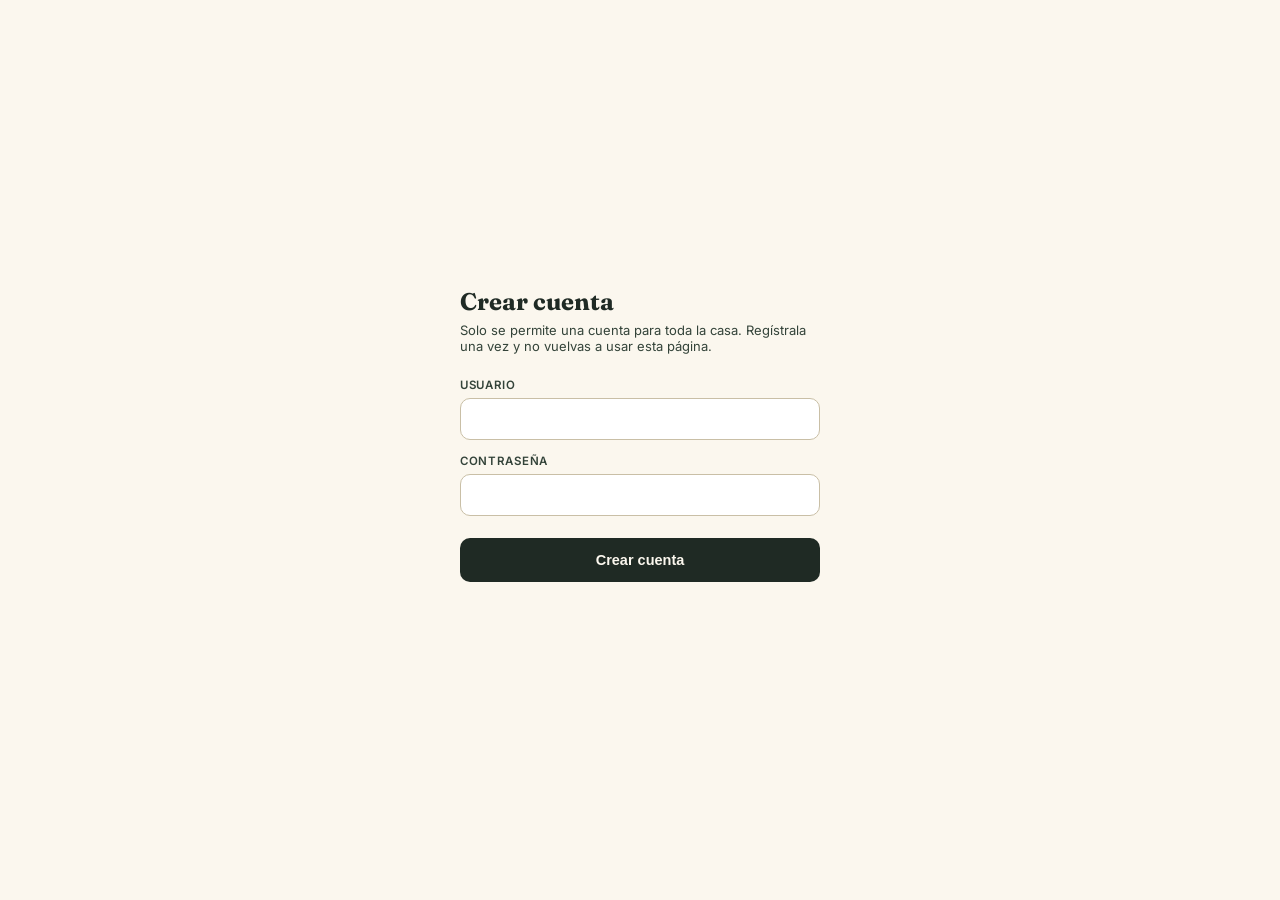
<file: registro.html>
<!DOCTYPE html>
<html lang="es">
<head>
<meta charset="UTF-8">
<meta name="viewport" content="width=device-width, initial-scale=1.0">
<title>Crear cuenta — Cuentas de casa</title>
<link href="https://fonts.googleapis.com/css2?family=Fraunces:wght@600&family=Inter:wght@400;600;700&display=swap" rel="stylesheet">
<style>
  :root{
    --ink:#1F2A24; --ink-soft:#334339; --paper:#FBF7EE; --rule:#C9BFA6;
    --expense:#C1443D;
  }
  *{box-sizing:border-box;}
  body{margin:0;min-height:100vh;background:var(--paper);font-family:'Inter',sans-serif;color:var(--ink);
    display:flex;align-items:center;justify-content:center;padding:24px;}
  .card{width:100%;max-width:360px;}
  h1{font-family:'Fraunces',serif;font-size:24px;margin:0 0 6px;}
  p{font-size:13px;color:var(--ink-soft);margin:0 0 24px;}
  label{font-size:11.5px;text-transform:uppercase;letter-spacing:.06em;color:var(--ink-soft);font-weight:600;display:block;margin:14px 0 6px;}
  input{width:100%;border:1px solid var(--rule);background:#fff;border-radius:10px;padding:11px 12px;font-size:16px;color:var(--ink);}
  button{margin-top:22px;width:100%;background:var(--ink);color:var(--paper);border:none;border-radius:10px;padding:14px;font-weight:600;font-size:14.5px;cursor:pointer;}
  button:disabled{opacity:.7;}
  .msg{font-size:13px;margin-top:14px;min-height:18px;}
  .msg.error{color:var(--expense);}
  .msg.success{color:#1E8A63;}
</style>
</head>
<body>
  <div class="card">
    <h1>Crear cuenta</h1>
    <p>Solo se permite una cuenta para toda la casa. Regístrala una vez y no vuelvas a usar esta página.</p>

    <label>Usuario</label>
    <input type="text" id="regUser" autocomplete="username">

    <label>Contraseña</label>
    <input type="password" id="regPass" autocomplete="new-password">

    <button id="regBtn" onclick="registrar()">Crear cuenta</button>
    <div class="msg" id="regMsg"></div>
  </div>

  <script>
    const API_BASE = 'https://cuentas-familia-api.israel-reyes.workers.dev';

    async function registrar() {
      const user = document.getElementById('regUser').value.trim();
      const pass = document.getElementById('regPass').value;
      const btn = document.getElementById('regBtn');
      const msg = document.getElementById('regMsg');
      msg.textContent = '';
      msg.className = 'msg';

      if (!user || !pass) {
        msg.textContent = 'Escribe usuario y contraseña.';
        msg.className = 'msg error';
        return;
      }
      if (pass.length < 6) {
        msg.textContent = 'La contraseña debe tener al menos 6 caracteres.';
        msg.className = 'msg error';
        return;
      }

      btn.disabled = true;
      btn.textContent = 'Creando...';

      try {
        const res = await fetch(API_BASE + '/api/auth/registro', {
          method: 'POST',
          headers: { 'Content-Type': 'application/json' },
          body: JSON.stringify({ username: user, password: pass }),
        });
        const data = await res.json();
        if (!res.ok) throw new Error(data.error || 'No se pudo crear la cuenta.');

        msg.textContent = 'Cuenta creada. Ya puedes ir a la app e iniciar sesión.';
        msg.className = 'msg success';
        btn.textContent = 'Cuenta creada';
      } catch (err) {
        msg.textContent = err.message;
        msg.className = 'msg error';
        btn.disabled = false;
        btn.textContent = 'Crear cuenta';
      }
    }
  </script>
</body>
</html>
</file>
